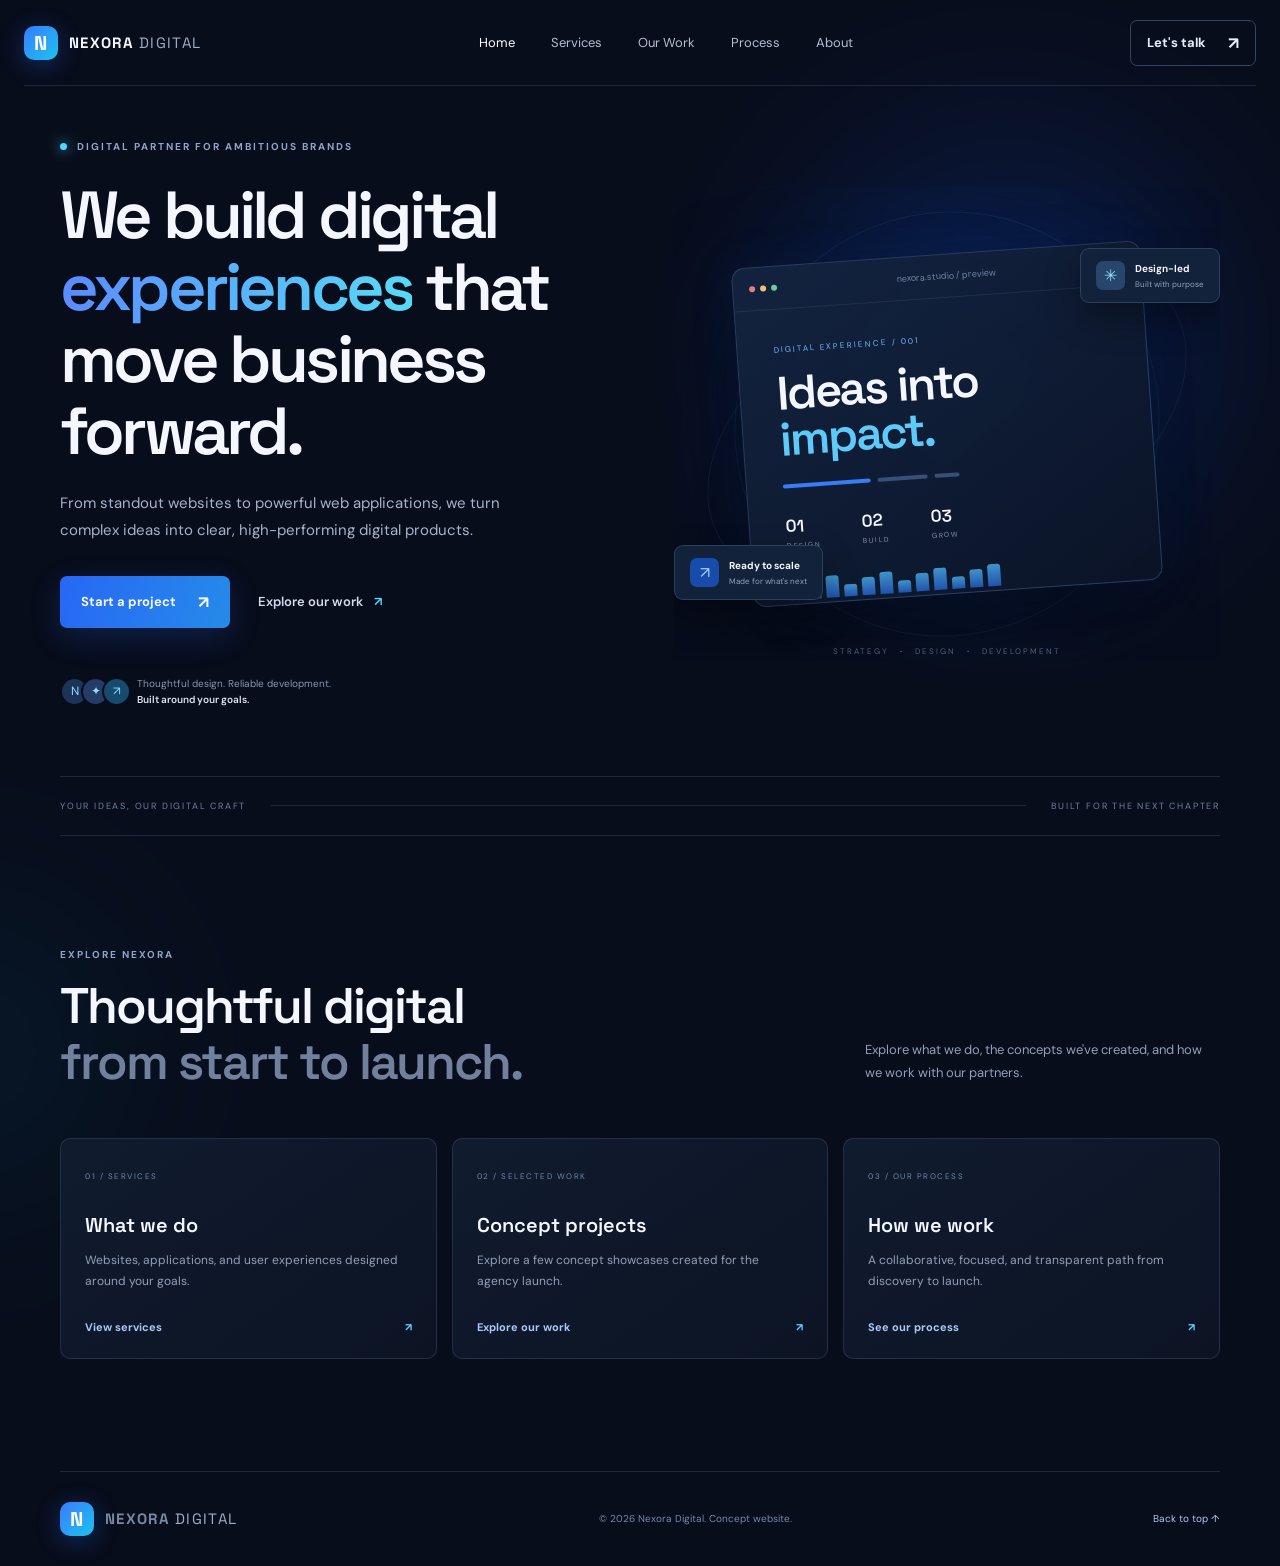
<file: index.html>
<!doctype html>
<html lang="en">
<head>
  <meta charset="UTF-8" />
  <meta name="viewport" content="width=device-width, initial-scale=1.0" />
  <meta name="description" content="Nexora Digital builds high-performing websites and digital experiences for ambitious businesses." />
  <meta name="theme-color" content="#080d1b" />
  <title>Nexora Digital — We build what moves business forward</title>
  <link rel="preconnect" href="https://fonts.googleapis.com">
  <link rel="preconnect" href="https://fonts.gstatic.com" crossorigin>
  <link href="https://fonts.googleapis.com/css2?family=DM+Sans:wght@400;500;600;700&family=Space+Grotesk:wght@400;500;600;700&display=swap" rel="stylesheet">
  <link rel="stylesheet" href="styles.css" />
</head>
<body>
  <div class="ambient ambient-one" aria-hidden="true"></div>
  <div class="ambient ambient-two" aria-hidden="true"></div>
  <header class="site-header" id="top">
    <a class="brand" href="index.html" aria-label="Nexora Digital home">
      <span class="brand-mark">N</span><span>NEXORA<span class="brand-light"> DIGITAL</span></span>
    </a>
    <button class="menu-toggle" type="button" aria-label="Open navigation" aria-controls="primary-navigation" aria-expanded="false">☰</button>
    <nav class="nav-links" id="primary-navigation" aria-label="Main navigation">
      <a href="index.html">Home</a><a href="services.html">Services</a><a href="work.html">Our Work</a><a href="process.html">Process</a><a href="about.html">About</a>
    </nav>
    <a class="button button-small button-outline header-cta" href="contact.html">Let's talk <span>↗</span></a>
  </header>

  <main>
    <section class="hero section-wrap" id="home">
      <div class="hero-copy">
        <div class="eyebrow"><span class="pulse"></span> DIGITAL PARTNER FOR AMBITIOUS BRANDS</div>
        <h1>We build digital<br><span class="gradient-text">experiences</span> that<br>move business forward.</h1>
        <p class="hero-lede">From standout websites to powerful web applications, we turn complex ideas into clear, high-performing digital products.</p>
        <div class="hero-actions">
          <a class="button button-primary" href="contact.html">Start a project <span>↗</span></a>
          <a class="text-link" href="work.html">Explore our work <span>↗</span></a>
        </div>
        <div class="hero-proof"><div class="proof-avatars"><i>N</i><i>✦</i><i>↗</i></div><span>Thoughtful design. Reliable development.<br><strong>Built around your goals.</strong></span></div>
      </div>
      <div class="hero-visual" aria-hidden="true">
        <div class="visual-orbit orbit-a"></div><div class="visual-orbit orbit-b"></div>
        <div class="visual-glow"></div>
        <div class="code-card">
          <div class="code-top"><span class="window-dots"><i></i><i></i><i></i></span><span>nexora.studio / preview</span><span>•••</span></div>
          <div class="code-content">
            <div class="code-kicker">DIGITAL EXPERIENCE / 001</div>
            <div class="code-title">Ideas into<br><em>impact.</em></div>
            <div class="code-line"><span></span><span></span><span></span></div>
            <div class="code-stats"><div><b>01</b><small>DESIGN</small></div><div><b>02</b><small>BUILD</small></div><div><b>03</b><small>GROW</small></div></div>
            <div class="mini-bars"><i></i><i></i><i></i><i></i><i></i><i></i><i></i><i></i><i></i><i></i><i></i><i></i></div>
          </div>
        </div>
        <div class="float-chip chip-top"><span class="chip-icon">✳</span><span><b>Design-led</b><small>Built with purpose</small></span></div>
        <div class="float-chip chip-bottom"><span class="chip-icon blue">↗</span><span><b>Ready to scale</b><small>Made for what's next</small></span></div>
        <div class="visual-caption">STRATEGY <b>·</b> DESIGN <b>·</b> DEVELOPMENT</div>
      </div>
    </section>

    <section class="trust-strip section-wrap" aria-label="Our approach">
      <span>YOUR IDEAS, OUR DIGITAL CRAFT</span><div class="trust-line"></div><span>BUILT FOR THE NEXT CHAPTER</span>
    </section>

    <section class="section-wrap section-block home-explore">
      <div class="section-heading">
        <div><div class="eyebrow">EXPLORE NEXORA</div><h2>Thoughtful digital<br><span class="muted">from start to launch.</span></h2></div>
        <p>Explore what we do, the concepts we've created, and how we work with our partners.</p>
      </div>
      <div class="explore-grid">
        <a class="explore-card" href="services.html"><span>01 / SERVICES</span><h3>What we do</h3><p>Websites, applications, and user experiences designed around your goals.</p><b>View services <span>↗</span></b></a>
        <a class="explore-card" href="work.html"><span>02 / SELECTED WORK</span><h3>Concept projects</h3><p>Explore a few concept showcases created for the agency launch.</p><b>Explore our work <span>↗</span></b></a>
        <a class="explore-card" href="process.html"><span>03 / OUR PROCESS</span><h3>How we work</h3><p>A collaborative, focused, and transparent path from discovery to launch.</p><b>See our process <span>↗</span></b></a>
      </div>
    </section>
  </main>

  <footer class="site-footer section-wrap"><a class="brand" href="index.html"><span class="brand-mark">N</span><span>NEXORA<span class="brand-light"> DIGITAL</span></span></a><span>© <span id="year"></span> Nexora Digital. Concept website.</span><a href="#top">Back to top ↑</a></footer>
  <script src="script.js"></script>
</body>
</html>
</file>
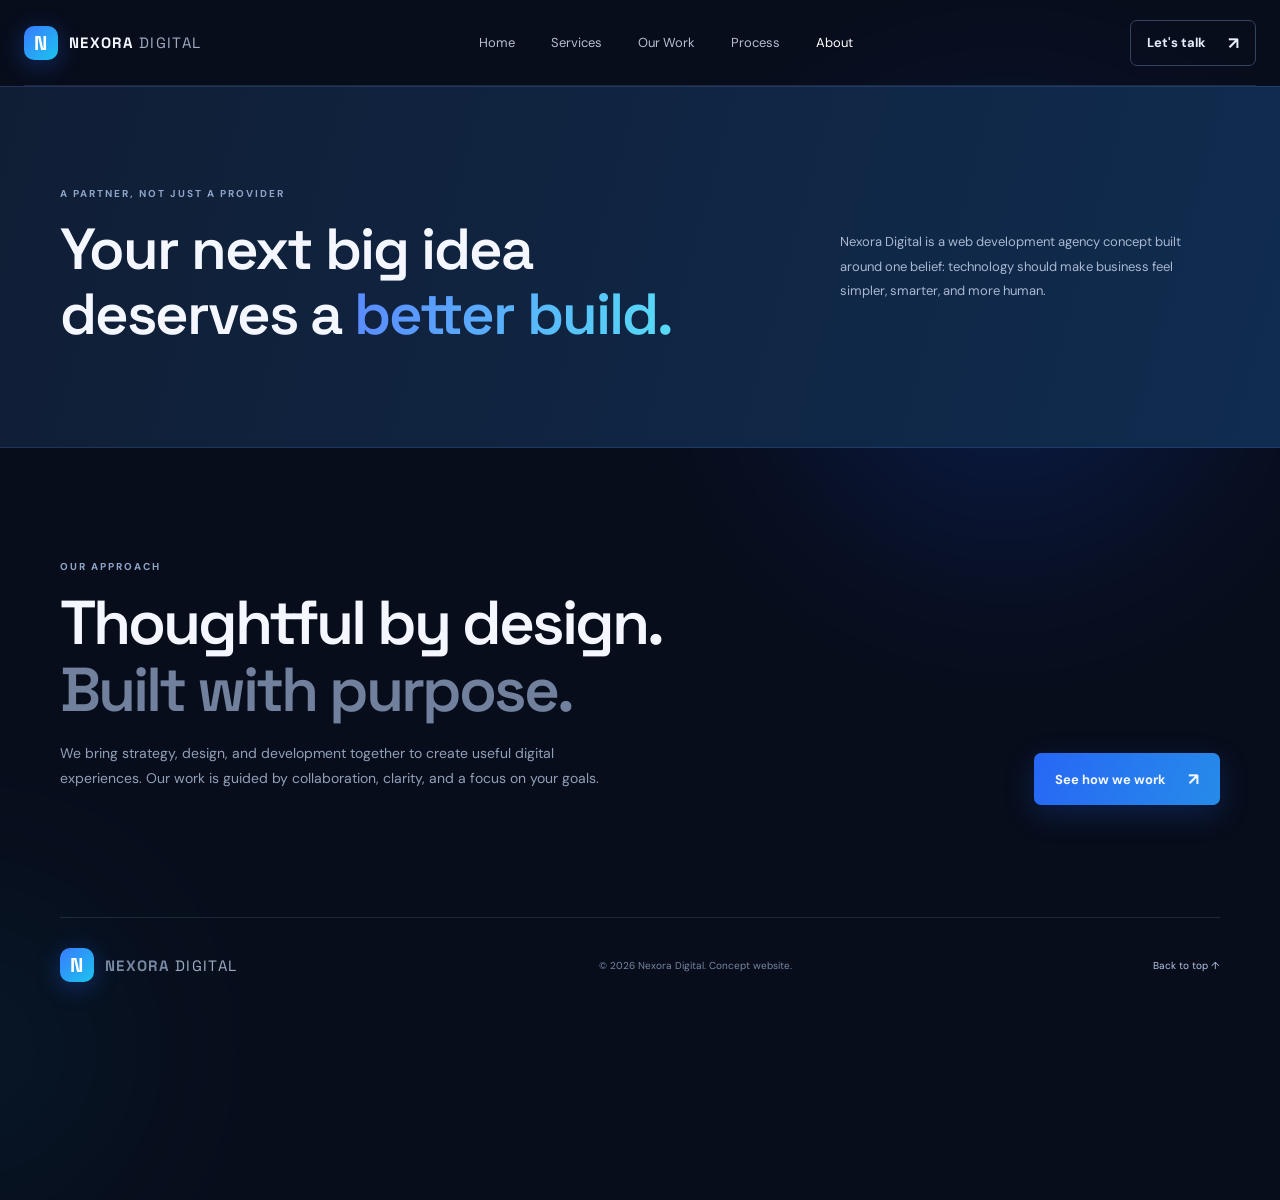
<file: about.html>
<!doctype html>
<html lang="en">
<head>
  <meta charset="UTF-8" />
  <meta name="viewport" content="width=device-width, initial-scale=1.0" />
  <meta name="description" content="Learn about Nexora Digital, a web development agency concept focused on thoughtful digital products." />
  <meta name="theme-color" content="#080d1b" />
  <title>About — Nexora Digital</title>
  <link rel="preconnect" href="https://fonts.googleapis.com">
  <link rel="preconnect" href="https://fonts.gstatic.com" crossorigin>
  <link href="https://fonts.googleapis.com/css2?family=DM+Sans:wght@400;500;600;700&family=Space+Grotesk:wght@400;500;600;700&display=swap" rel="stylesheet">
  <link rel="stylesheet" href="styles.css" />
</head>
<body>
  <div class="ambient ambient-one" aria-hidden="true"></div><div class="ambient ambient-two" aria-hidden="true"></div>
  <header class="site-header" id="top">
    <a class="brand" href="index.html" aria-label="Nexora Digital home"><span class="brand-mark">N</span><span>NEXORA<span class="brand-light"> DIGITAL</span></span></a>
    <button class="menu-toggle" type="button" aria-label="Open navigation" aria-controls="primary-navigation" aria-expanded="false">☰</button>
    <nav class="nav-links" id="primary-navigation" aria-label="Main navigation"><a href="index.html">Home</a><a href="services.html">Services</a><a href="work.html">Our Work</a><a href="process.html">Process</a><a href="about.html">About</a></nav>
    <a class="button button-small button-outline header-cta" href="contact.html">Let's talk <span>↗</span></a>
  </header>
  <main class="about-page">
    <section class="about-band"><div class="section-wrap about-inner"><div><div class="eyebrow">A PARTNER, NOT JUST A PROVIDER</div><h1>Your next big idea<br>deserves a <span class="gradient-text">better build.</span></h1></div><p>Nexora Digital is a web development agency concept built around one belief: technology should make business feel simpler, smarter, and more human.</p></div></section>
    <section class="section-wrap section-block about-details"><div class="page-heading"><div class="eyebrow">OUR APPROACH</div><h2>Thoughtful by design.<br><span class="muted">Built with purpose.</span></h2><p>We bring strategy, design, and development together to create useful digital experiences. Our work is guided by collaboration, clarity, and a focus on your goals.</p></div><a class="button button-primary" href="process.html">See how we work <span>↗</span></a></section>
  </main>
  <footer class="site-footer section-wrap"><a class="brand" href="index.html"><span class="brand-mark">N</span><span>NEXORA<span class="brand-light"> DIGITAL</span></span></a><span>© <span id="year"></span> Nexora Digital. Concept website.</span><a href="#top">Back to top ↑</a></footer>
  <script src="script.js"></script>
</body>
</html>
</file>
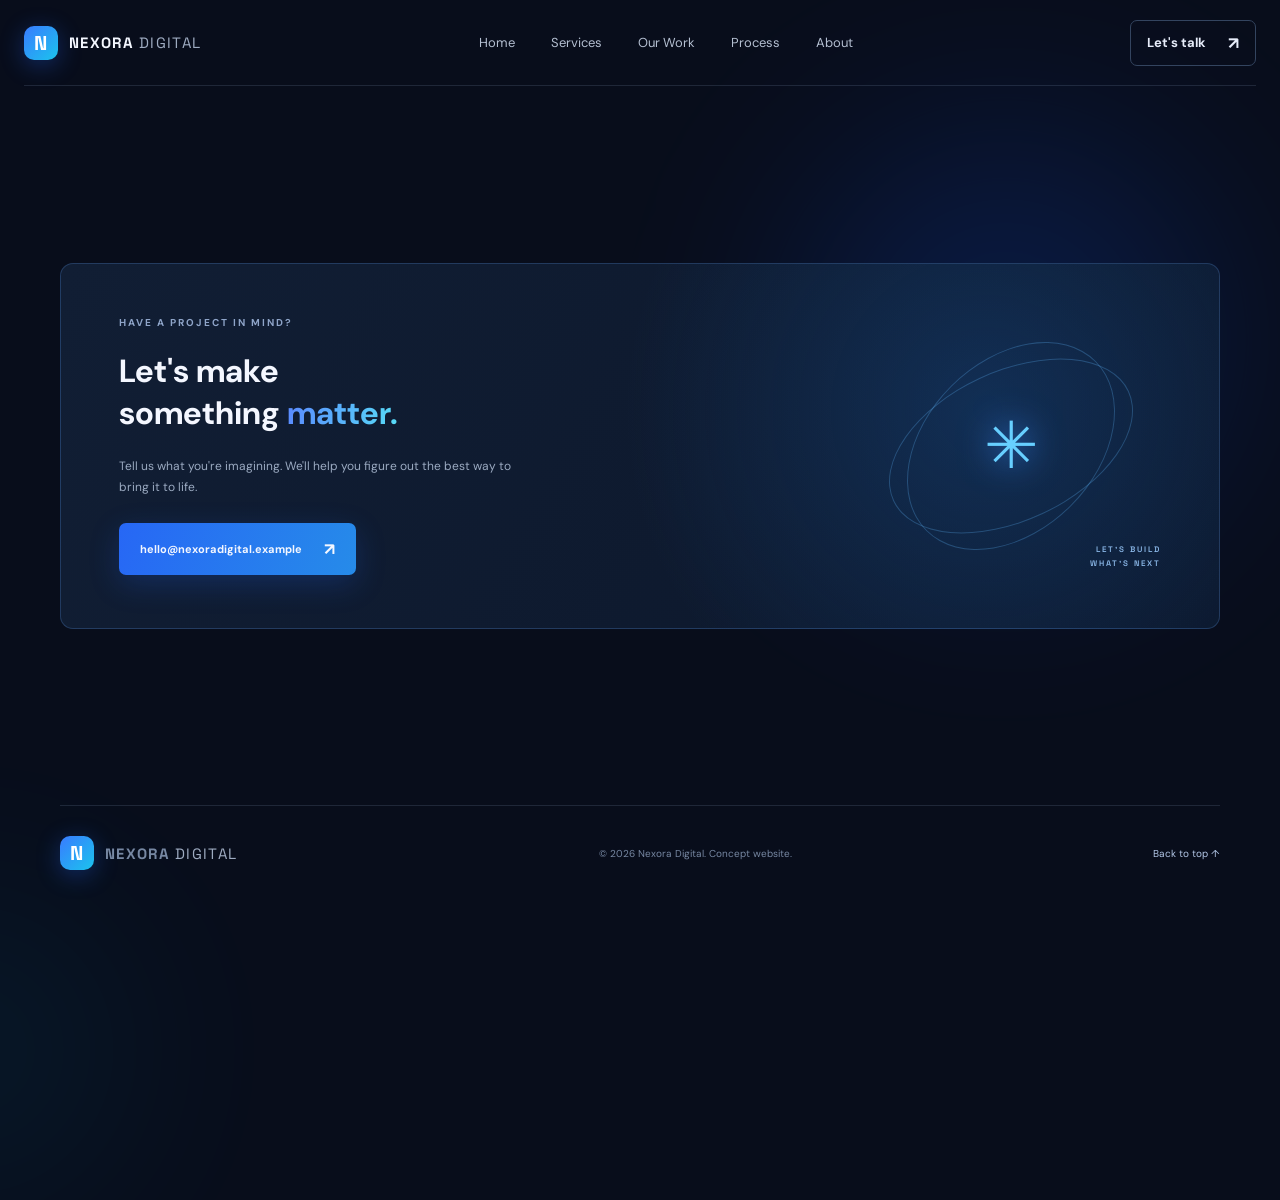
<file: contact.html>
<!doctype html>
<html lang="en">
<head>
  <meta charset="UTF-8" />
  <meta name="viewport" content="width=device-width, initial-scale=1.0" />
  <meta name="description" content="Get in touch with Nexora Digital to talk about a website or digital product project." />
  <meta name="theme-color" content="#080d1b" />
  <title>Contact — Nexora Digital</title>
  <link rel="preconnect" href="https://fonts.googleapis.com">
  <link rel="preconnect" href="https://fonts.gstatic.com" crossorigin>
  <link href="https://fonts.googleapis.com/css2?family=DM+Sans:wght@400;500;600;700&family=Space+Grotesk:wght@400;500;600;700&display=swap" rel="stylesheet">
  <link rel="stylesheet" href="styles.css" />
</head>
<body>
  <div class="ambient ambient-one" aria-hidden="true"></div><div class="ambient ambient-two" aria-hidden="true"></div>
  <header class="site-header" id="top">
    <a class="brand" href="index.html" aria-label="Nexora Digital home"><span class="brand-mark">N</span><span>NEXORA<span class="brand-light"> DIGITAL</span></span></a>
    <button class="menu-toggle" type="button" aria-label="Open navigation" aria-controls="primary-navigation" aria-expanded="false">☰</button>
    <nav class="nav-links" id="primary-navigation" aria-label="Main navigation"><a href="index.html">Home</a><a href="services.html">Services</a><a href="work.html">Our Work</a><a href="process.html">Process</a><a href="about.html">About</a></nav>
    <a class="button button-small button-outline header-cta" href="contact.html" aria-current="page">Let's talk <span>↗</span></a>
  </header>
  <main class="section-wrap section-block contact-page">
    <div class="contact-panel"><div class="contact-copy"><div class="eyebrow">HAVE A PROJECT IN MIND?</div><h1>Let's make<br>something <span class="gradient-text">matter.</span></h1><p>Tell us what you're imagining. We'll help you figure out the best way to bring it to life.</p><a class="button button-primary" href="mailto:hello@nexoradigital.example?subject=New%20project%20inquiry">hello@nexoradigital.example <span>↗</span></a></div><div class="contact-decoration" aria-hidden="true"><div class="contact-ring ring-one"></div><div class="contact-ring ring-two"></div><div class="contact-star">✳</div><span>LET'S BUILD<br>WHAT'S NEXT</span></div></div>
  </main>
  <footer class="site-footer section-wrap"><a class="brand" href="index.html"><span class="brand-mark">N</span><span>NEXORA<span class="brand-light"> DIGITAL</span></span></a><span>© <span id="year"></span> Nexora Digital. Concept website.</span><a href="#top">Back to top ↑</a></footer>
  <script src="script.js"></script>
</body>
</html>
</file>
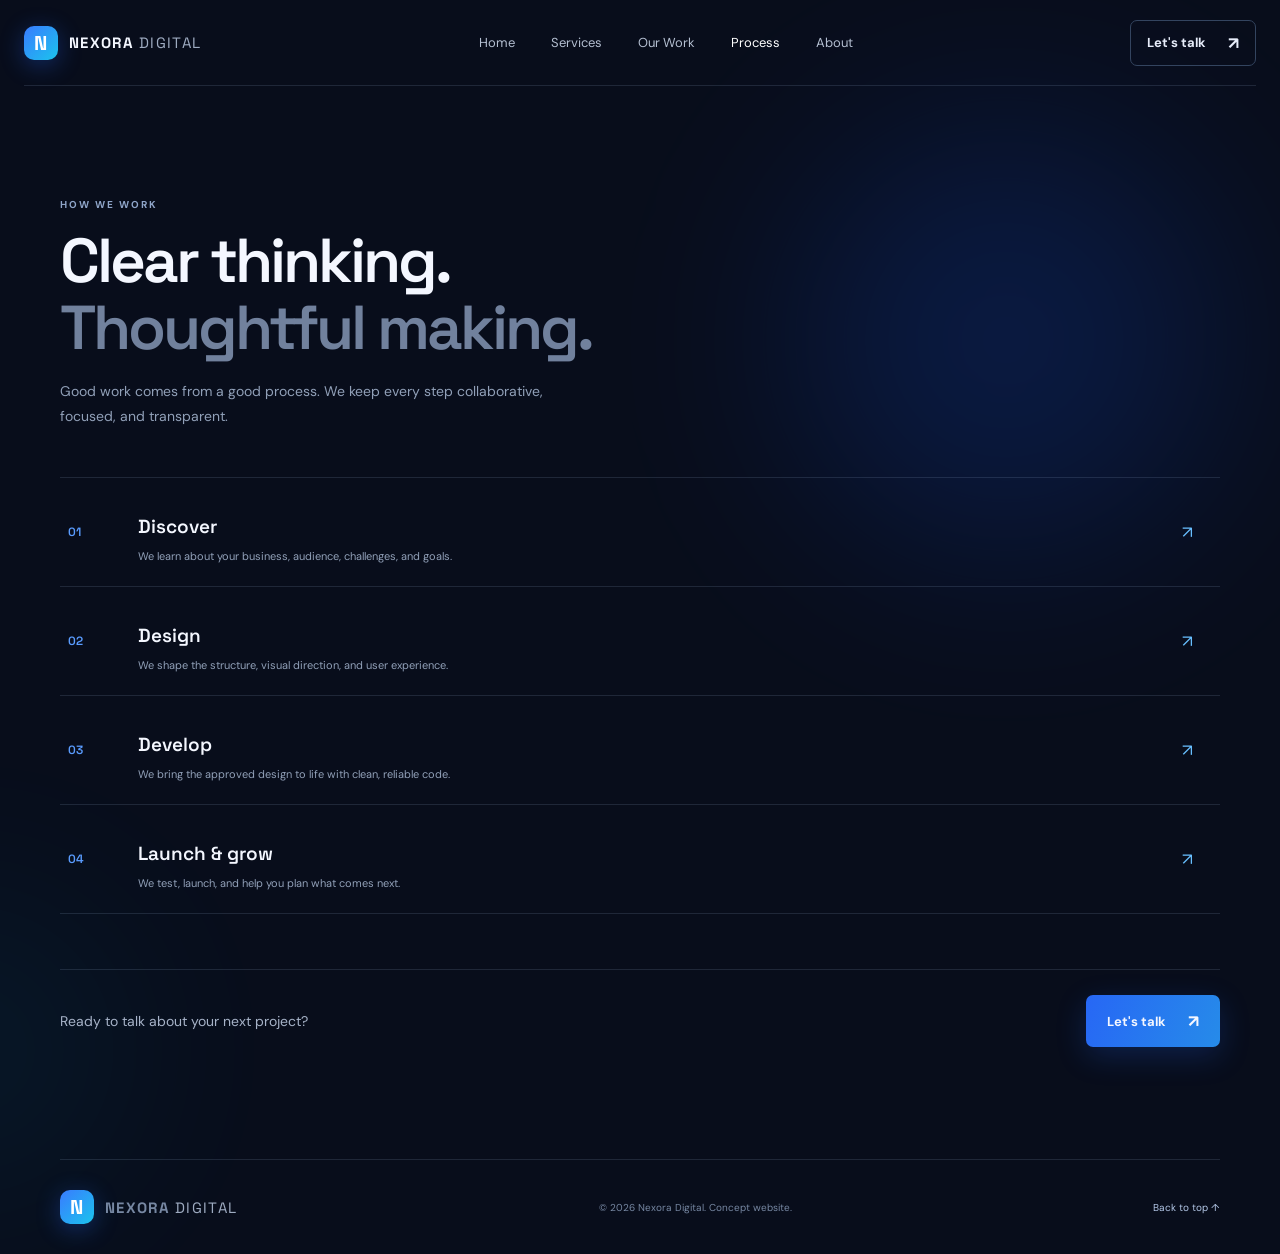
<file: process.html>
<!doctype html>
<html lang="en">
<head>
  <meta charset="UTF-8" />
  <meta name="viewport" content="width=device-width, initial-scale=1.0" />
  <meta name="description" content="Learn about Nexora Digital's collaborative website and digital product process." />
  <meta name="theme-color" content="#080d1b" />
  <title>Process — Nexora Digital</title>
  <link rel="preconnect" href="https://fonts.googleapis.com">
  <link rel="preconnect" href="https://fonts.gstatic.com" crossorigin>
  <link href="https://fonts.googleapis.com/css2?family=DM+Sans:wght@400;500;600;700&family=Space+Grotesk:wght@400;500;600;700&display=swap" rel="stylesheet">
  <link rel="stylesheet" href="styles.css" />
</head>
<body>
  <div class="ambient ambient-one" aria-hidden="true"></div><div class="ambient ambient-two" aria-hidden="true"></div>
  <header class="site-header" id="top">
    <a class="brand" href="index.html" aria-label="Nexora Digital home"><span class="brand-mark">N</span><span>NEXORA<span class="brand-light"> DIGITAL</span></span></a>
    <button class="menu-toggle" type="button" aria-label="Open navigation" aria-controls="primary-navigation" aria-expanded="false">☰</button>
    <nav class="nav-links" id="primary-navigation" aria-label="Main navigation"><a href="index.html">Home</a><a href="services.html">Services</a><a href="work.html">Our Work</a><a href="process.html">Process</a><a href="about.html">About</a></nav>
    <a class="button button-small button-outline header-cta" href="contact.html">Let's talk <span>↗</span></a>
  </header>
  <main class="section-wrap section-block page-content">
    <div class="page-heading"><div class="eyebrow">HOW WE WORK</div><h1>Clear thinking.<br><span class="muted">Thoughtful making.</span></h1><p>Good work comes from a good process. We keep every step collaborative, focused, and transparent.</p></div>
    <div class="process-list">
      <div class="process-item"><span>01</span><div><h2>Discover</h2><p>We learn about your business, audience, challenges, and goals.</p></div><b>↗</b></div>
      <div class="process-item"><span>02</span><div><h2>Design</h2><p>We shape the structure, visual direction, and user experience.</p></div><b>↗</b></div>
      <div class="process-item"><span>03</span><div><h2>Develop</h2><p>We bring the approved design to life with clean, reliable code.</p></div><b>↗</b></div>
      <div class="process-item"><span>04</span><div><h2>Launch & grow</h2><p>We test, launch, and help you plan what comes next.</p></div><b>↗</b></div>
    </div>
    <div class="page-cta"><p>Ready to talk about your next project?</p><a class="button button-primary" href="contact.html">Let's talk <span>↗</span></a></div>
  </main>
  <footer class="site-footer section-wrap"><a class="brand" href="index.html"><span class="brand-mark">N</span><span>NEXORA<span class="brand-light"> DIGITAL</span></span></a><span>© <span id="year"></span> Nexora Digital. Concept website.</span><a href="#top">Back to top ↑</a></footer>
  <script src="script.js"></script>
</body>
</html>
</file>
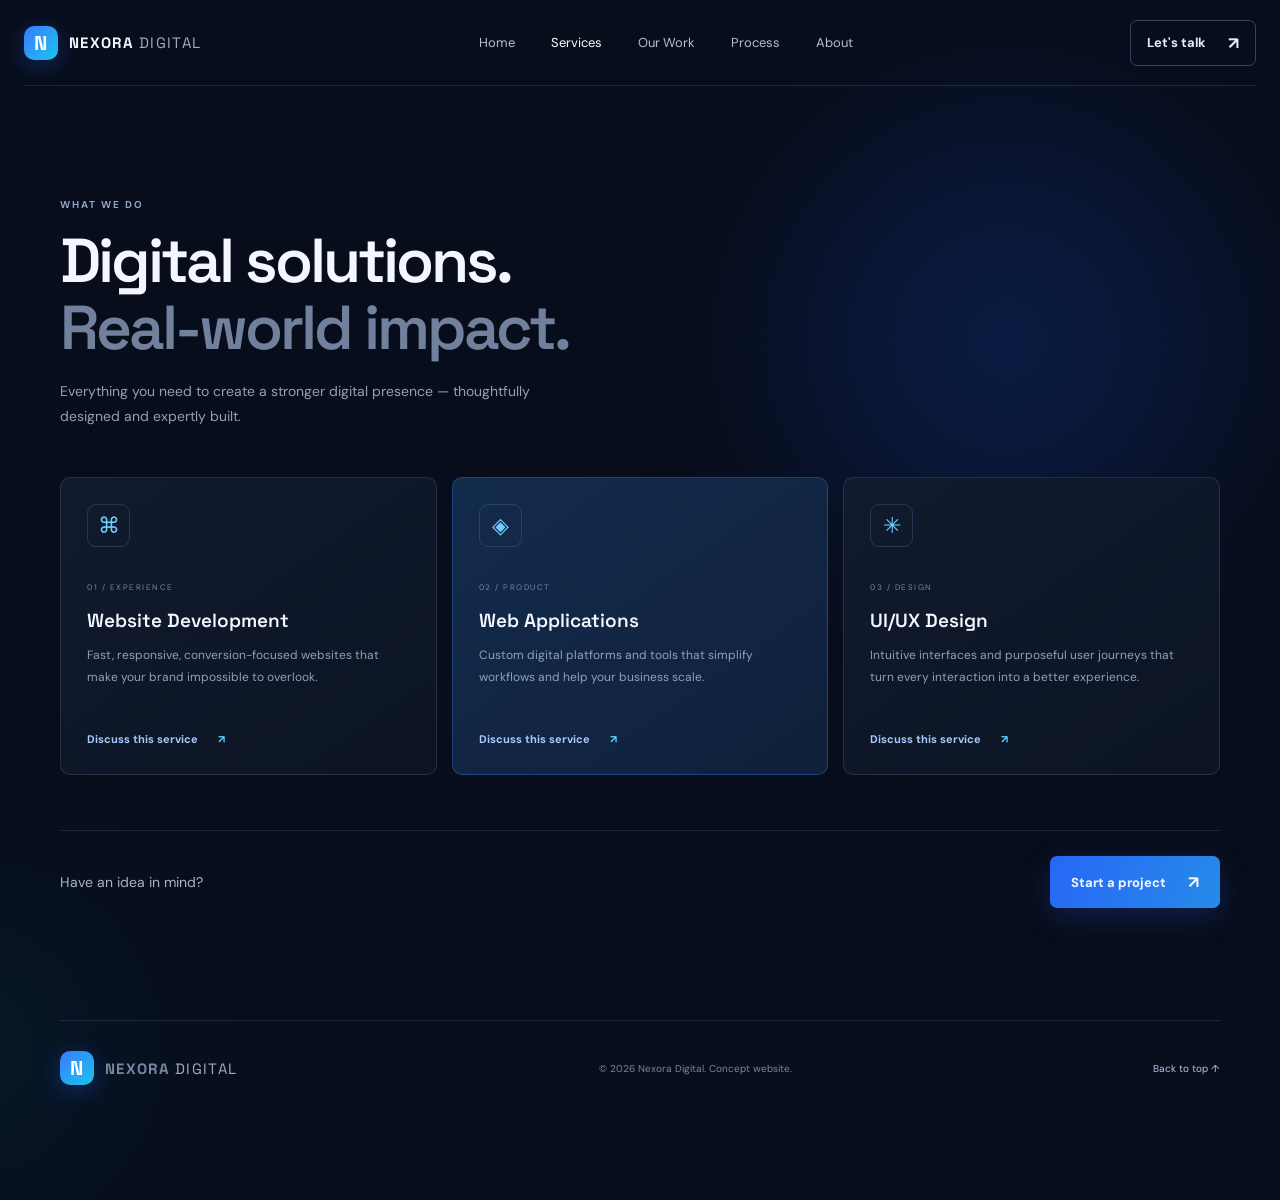
<file: services.html>
<!doctype html>
<html lang="en">
<head>
  <meta charset="UTF-8" />
  <meta name="viewport" content="width=device-width, initial-scale=1.0" />
  <meta name="description" content="Explore website development, web application, and UI/UX design services from Nexora Digital." />
  <meta name="theme-color" content="#080d1b" />
  <title>Services — Nexora Digital</title>
  <link rel="preconnect" href="https://fonts.googleapis.com">
  <link rel="preconnect" href="https://fonts.gstatic.com" crossorigin>
  <link href="https://fonts.googleapis.com/css2?family=DM+Sans:wght@400;500;600;700&family=Space+Grotesk:wght@400;500;600;700&display=swap" rel="stylesheet">
  <link rel="stylesheet" href="styles.css" />
</head>
<body>
  <div class="ambient ambient-one" aria-hidden="true"></div><div class="ambient ambient-two" aria-hidden="true"></div>
  <header class="site-header" id="top">
    <a class="brand" href="index.html" aria-label="Nexora Digital home"><span class="brand-mark">N</span><span>NEXORA<span class="brand-light"> DIGITAL</span></span></a>
    <button class="menu-toggle" type="button" aria-label="Open navigation" aria-controls="primary-navigation" aria-expanded="false">☰</button>
    <nav class="nav-links" id="primary-navigation" aria-label="Main navigation"><a href="index.html">Home</a><a href="services.html">Services</a><a href="work.html">Our Work</a><a href="process.html">Process</a><a href="about.html">About</a></nav>
    <a class="button button-small button-outline header-cta" href="contact.html">Let's talk <span>↗</span></a>
  </header>
  <main class="section-wrap section-block page-content">
    <div class="page-heading"><div class="eyebrow">WHAT WE DO</div><h1>Digital solutions.<br><span class="muted">Real-world impact.</span></h1><p>Everything you need to create a stronger digital presence — thoughtfully designed and expertly built.</p></div>
    <div class="service-grid">
      <article class="service-card"><div class="service-icon">⌘</div><span class="card-number">01 / EXPERIENCE</span><h2>Website Development</h2><p>Fast, responsive, conversion-focused websites that make your brand impossible to overlook.</p><a href="contact.html" class="card-link">Discuss this service <span>↗</span></a></article>
      <article class="service-card featured"><div class="service-icon">◈</div><span class="card-number">02 / PRODUCT</span><h2>Web Applications</h2><p>Custom digital platforms and tools that simplify workflows and help your business scale.</p><a href="contact.html" class="card-link">Discuss this service <span>↗</span></a></article>
      <article class="service-card"><div class="service-icon">✳</div><span class="card-number">03 / DESIGN</span><h2>UI/UX Design</h2><p>Intuitive interfaces and purposeful user journeys that turn every interaction into a better experience.</p><a href="contact.html" class="card-link">Discuss this service <span>↗</span></a></article>
    </div>
    <div class="page-cta"><p>Have an idea in mind?</p><a class="button button-primary" href="contact.html">Start a project <span>↗</span></a></div>
  </main>
  <footer class="site-footer section-wrap"><a class="brand" href="index.html"><span class="brand-mark">N</span><span>NEXORA<span class="brand-light"> DIGITAL</span></span></a><span>© <span id="year"></span> Nexora Digital. Concept website.</span><a href="#top">Back to top ↑</a></footer>
  <script src="script.js"></script>
</body>
</html>
</file>
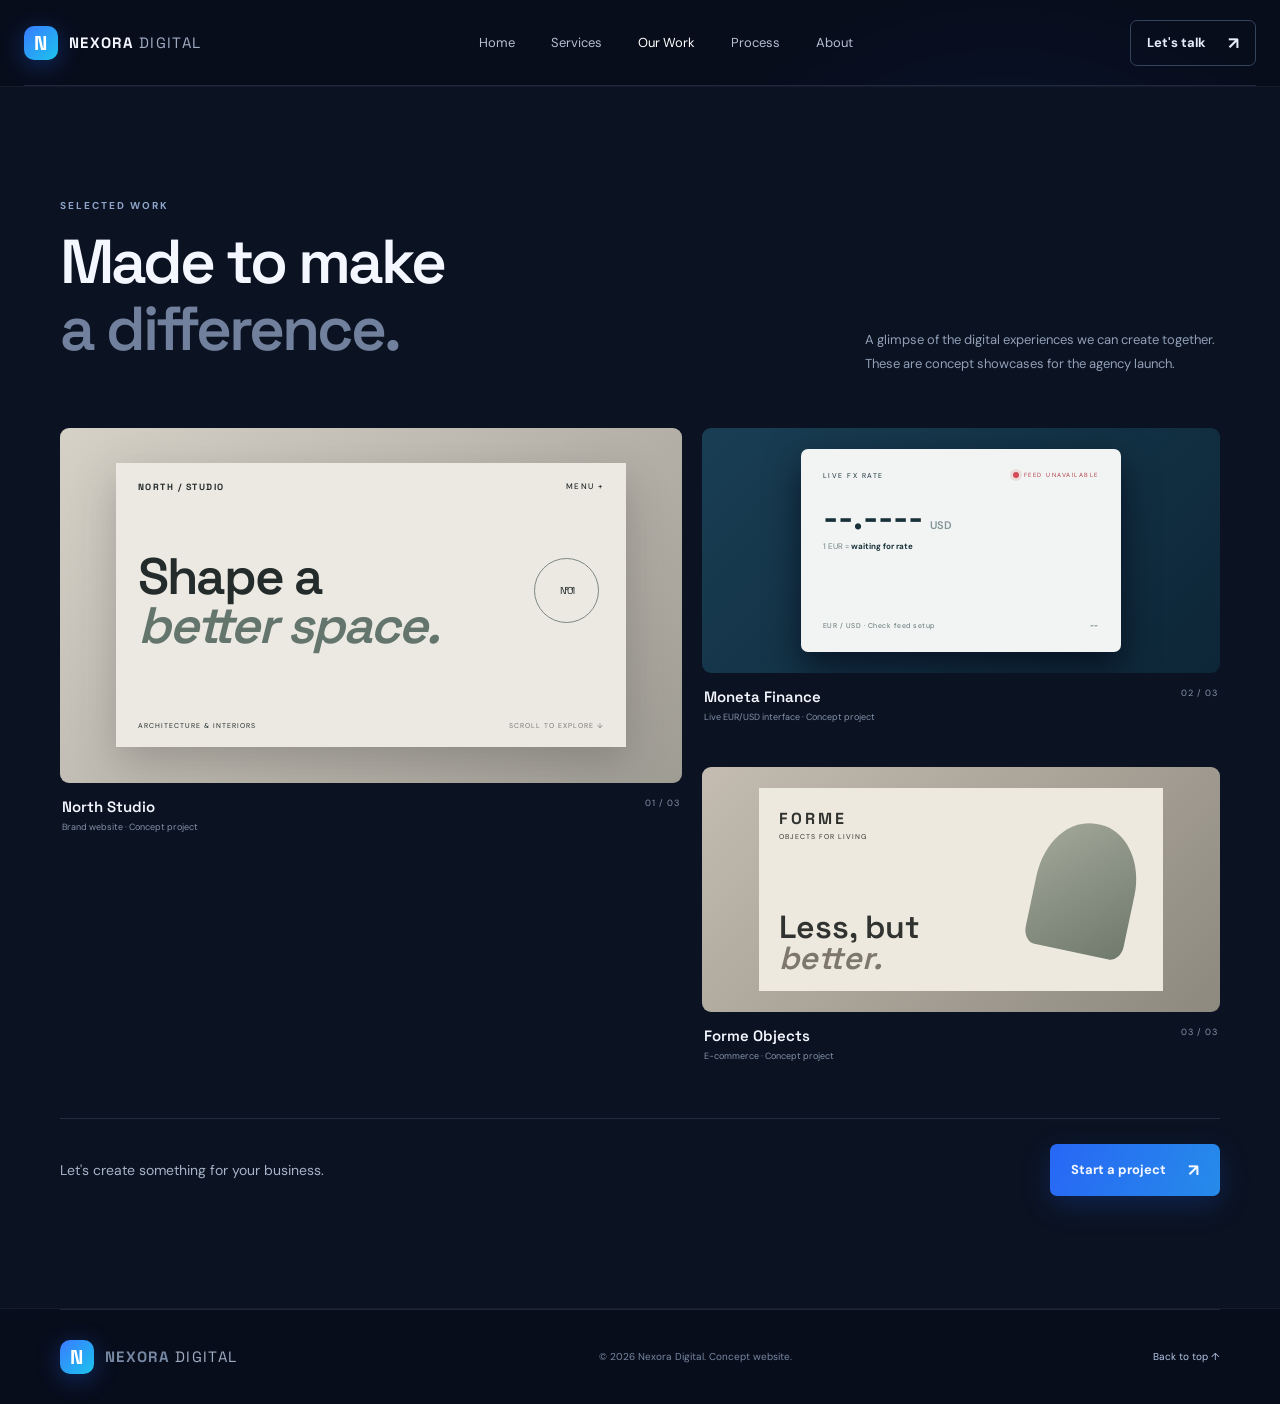
<file: work.html>
<!doctype html>
<html lang="en">
<head>
  <meta charset="UTF-8" />
  <meta name="viewport" content="width=device-width, initial-scale=1.0" />
  <meta name="description" content="Explore concept website and product showcases by Nexora Digital." />
  <meta name="theme-color" content="#080d1b" />
  <title>Our Work — Nexora Digital</title>
  <link rel="preconnect" href="https://fonts.googleapis.com">
  <link rel="preconnect" href="https://fonts.gstatic.com" crossorigin>
  <link href="https://fonts.googleapis.com/css2?family=DM+Sans:wght@400;500;600;700&family=Space+Grotesk:wght@400;500;600;700&display=swap" rel="stylesheet">
  <link rel="stylesheet" href="styles.css" />
</head>
<body>
  <div class="ambient ambient-one" aria-hidden="true"></div><div class="ambient ambient-two" aria-hidden="true"></div>
  <header class="site-header" id="top">
    <a class="brand" href="index.html" aria-label="Nexora Digital home"><span class="brand-mark">N</span><span>NEXORA<span class="brand-light"> DIGITAL</span></span></a>
    <button class="menu-toggle" type="button" aria-label="Open navigation" aria-controls="primary-navigation" aria-expanded="false">☰</button>
    <nav class="nav-links" id="primary-navigation" aria-label="Main navigation"><a href="index.html">Home</a><a href="services.html">Services</a><a href="work.html">Our Work</a><a href="process.html">Process</a><a href="about.html">About</a></nav>
    <a class="button button-small button-outline header-cta" href="contact.html">Let's talk <span>↗</span></a>
  </header>
  <main class="work-section page-work">
    <div class="section-wrap section-block">
      <div class="section-heading"><div><div class="eyebrow">SELECTED WORK</div><h1>Made to make<br><span class="muted">a difference.</span></h1></div><p>A glimpse of the digital experiences we can create together. These are concept showcases for the agency launch.</p></div>
      <div class="work-grid">
        <article class="work-card work-large"><div class="work-art art-one"><div class="mock-browser"><div class="mock-nav">NORTH / STUDIO <span>MENU +</span></div><div class="mock-hero">Shape a<br><i>better space.</i><div class="mock-circle">N°01</div></div><div class="mock-foot">ARCHITECTURE & INTERIORS <span>SCROLL TO EXPLORE ↓</span></div></div></div><div class="work-meta"><div><h2>North Studio</h2><p>Brand website · Concept project</p></div><span>01 / 03</span></div></article>
        <article class="work-card"><div class="work-art art-two"><div class="finance-ui" data-fx-endpoint="https://super-dust-5912nexora-fx-rate.wulanday9.workers.dev/api/eur-usd">
          <div class="finance-label">LIVE FX RATE <span class="live-indicator"><i></i> <span id="fx-status">CONNECTING</span></span></div>
          <div class="finance-total"><span id="eur-usd-rate">--.----</span><small>USD</small></div>
          <div class="finance-pair">1 EUR = <strong id="eur-usd-conversion">waiting for rate</strong></div>
          <svg class="finance-chart" viewBox="0 0 320 80" preserveAspectRatio="none" role="img" aria-label="Recent EUR to USD exchange rate">
            <path id="eur-usd-line" d=""></path>
            <circle id="eur-usd-point" cx="0" cy="0" r="3"></circle>
          </svg>
          <div class="finance-bottom"><span>EUR / USD · <span id="fx-updated">Waiting for feed</span></span><span id="fx-change">--</span></div>
        </div></div><div class="work-meta"><div><h2>Moneta Finance</h2><p>Live EUR/USD interface · Concept project</p></div><span>02 / 03</span></div></article>
        <article class="work-card"><div class="work-art art-three"><div class="shop-ui"><div class="shop-brand">FORME<span>OBJECTS FOR LIVING</span></div><div class="shop-shape"></div><div class="shop-copy">Less, but<br><i>better.</i></div></div></div><div class="work-meta"><div><h2>Forme Objects</h2><p>E-commerce · Concept project</p></div><span>03 / 03</span></div></article>
      </div>
      <div class="page-cta"><p>Let's create something for your business.</p><a class="button button-primary" href="contact.html">Start a project <span>↗</span></a></div>
    </div>
  </main>
  <footer class="site-footer section-wrap"><a class="brand" href="index.html"><span class="brand-mark">N</span><span>NEXORA<span class="brand-light"> DIGITAL</span></span></a><span>© <span id="year"></span> Nexora Digital. Concept website.</span><a href="#top">Back to top ↑</a></footer>
  <script src="script.js"></script>
</body>
</html>
</file>
<file: styles.css>
:root{--bg:#080d1b;--panel:#0e1729;--panel2:#111e34;--text:#f4f7ff;--muted:#9aa8bf;--blue:#397bff;--cyan:#56d5ff;--line:rgba(172,195,235,.14);--font:'DM Sans',sans-serif;--display:'Space Grotesk',sans-serif}
*{box-sizing:border-box}html{scroll-behavior:smooth;scroll-padding-top:90px}body{margin:0;background:var(--bg);color:var(--text);font-family:var(--font);overflow-x:hidden}a{color:inherit;text-decoration:none}.section-wrap{width:min(1160px,calc(100% - 48px));margin:auto}.ambient{position:absolute;pointer-events:none;border-radius:50%;filter:blur(100px);opacity:.17;z-index:-1}.ambient-one{width:420px;height:420px;background:#155bff;top:130px;right:5%}.ambient-two{width:300px;height:300px;background:#00a9d8;top:900px;left:-180px;opacity:.08}
.site-header{height:86px;width:min(1240px,calc(100% - 48px));margin:auto;display:flex;align-items:center;justify-content:space-between;border-bottom:1px solid var(--line);position:relative;z-index:10}.brand{display:flex;align-items:center;gap:11px;font:700 15px var(--display);letter-spacing:1.3px}.brand-mark{width:34px;height:34px;border-radius:10px;background:linear-gradient(135deg,var(--blue),#1bc4ed);display:grid;place-items:center;font:700 20px var(--display);color:white;box-shadow:0 5px 25px #2469ff55}.brand-light{font-weight:400;color:#9eabc1}.nav-links{display:flex;gap:36px;color:#b4bfd1;font-size:13px}.nav-links a:hover,.text-link:hover{color:white}.button{display:inline-flex;align-items:center;justify-content:center;gap:22px;padding:15px 21px;border-radius:7px;font-size:13px;font-weight:700;transition:.25s}.button span{font-size:17px}.button-primary{background:linear-gradient(110deg,#2767f5,#268be9);box-shadow:0 9px 30px #236aff35}.button-primary:hover{transform:translateY(-3px);box-shadow:0 13px 36px #236aff65}.button-outline{border:1px solid #33445f;color:#e7edfa}.button-outline:hover{border-color:var(--cyan);background:#14223a}.button-small{padding:11px 16px}.menu-toggle{display:none;background:none;border:0;color:white;font-size:24px}
.hero{min-height:665px;display:grid;grid-template-columns:1.03fr .97fr;align-items:center;gap:35px;padding-top:54px;padding-bottom:68px}.eyebrow{font-size:10px;letter-spacing:2px;font-weight:700;color:#8fa5c9;display:flex;align-items:center;gap:10px}.pulse{width:7px;height:7px;border-radius:50%;background:#50d7ff;box-shadow:0 0 13px #50d7ff}.hero h1{font:600 clamp(43px,5.2vw,68px)/1.08 var(--display);letter-spacing:-3.8px;margin:27px 0 22px}.gradient-text{background:linear-gradient(100deg,#5a8dff 5%,#57d8f7 95%);background-clip:text;-webkit-background-clip:text;color:transparent}.hero-lede{max-width:485px;color:#a7b3c8;font-size:15px;line-height:1.8}.hero-actions{display:flex;align-items:center;gap:28px;margin-top:32px}.text-link{font-size:13px;font-weight:600;color:#d2dced}.text-link span{margin-left:8px;color:var(--cyan)}.hero-proof{display:flex;align-items:center;gap:14px;margin-top:48px;color:#8796af;font-size:10px;line-height:1.6}.hero-proof strong{color:#dce5f4;font-weight:600}.proof-avatars{display:flex}.proof-avatars i{width:29px;height:29px;border:2px solid var(--bg);margin-right:-8px;border-radius:50%;background:#1c3459;color:#8adfff;display:grid;place-items:center;font-style:normal;font-size:12px}.proof-avatars i:nth-child(2){background:#253c67}.proof-avatars i:nth-child(3){background:#164b70}
.hero-visual{height:475px;position:relative;display:grid;place-items:center;overflow:hidden}.visual-glow{position:absolute;width:330px;height:330px;border-radius:50%;background:#1455d8;filter:blur(100px);opacity:.28}.visual-orbit{position:absolute;border:1px solid #5278ba25;border-radius:50%;transform:rotate(-25deg)}.orbit-a{width:510px;height:300px}.orbit-b{width:420px;height:430px;transform:rotate(45deg)}.code-card{width:min(410px,90%);height:340px;position:relative;z-index:2;border:1px solid #5b80bd55;border-radius:13px;background:linear-gradient(145deg,#142440ed,#0b1426f5);box-shadow:0 30px 90px #0009,0 0 50px #236aff19;transform:rotate(-4deg);overflow:hidden}.code-top{height:43px;border-bottom:1px solid #ffffff12;display:flex;align-items:center;justify-content:space-between;padding:0 16px;color:#7184a5;font-size:9px}.window-dots{display:flex;gap:5px}.window-dots i{width:6px;height:6px;border-radius:50%;background:#526786}.window-dots i:first-child{background:#e47d87}.window-dots i:nth-child(2){background:#e8c477}.window-dots i:nth-child(3){background:#6acb9c}.code-content{padding:35px 36px}.code-kicker{font-size:8px;letter-spacing:2px;color:#70b9ff}.code-title{font:600 47px/.98 var(--display);letter-spacing:-2px;margin-top:16px}.code-title em{font-style:normal;color:#5dcafa}.code-line{display:flex;gap:7px;margin-top:22px}.code-line span{height:4px;border-radius:5px;background:#365079;width:50px}.code-line span:first-child{width:88px;background:#367df6}.code-line span:last-child{width:25px}.code-stats{display:flex;gap:42px;margin-top:27px}.code-stats div{display:grid;gap:4px}.code-stats b{font:600 17px var(--display)}.code-stats small{font-size:7px;letter-spacing:1.5px;color:#8092ae}.mini-bars{height:28px;display:flex;gap:5px;align-items:end;margin-top:22px}.mini-bars i{width:13px;border-radius:3px 3px 0 0;background:linear-gradient(#4fbdff,#2866d8);opacity:.75}.mini-bars i:nth-child(3n){height:80%}.mini-bars i:nth-child(3n+1){height:45%}.mini-bars i:nth-child(3n+2){height:65%}.float-chip{position:absolute;z-index:3;display:flex;align-items:center;gap:10px;padding:12px 15px;background:#13223b;border:1px solid #6c8fc044;border-radius:9px;box-shadow:0 15px 35px #0005}.float-chip b,.float-chip small{display:block}.float-chip b{font-size:10px}.float-chip small{font-size:8px;color:#91a2bc;margin-top:4px}.chip-icon{width:29px;height:29px;border-radius:7px;background:#28466b;display:grid;place-items:center;color:#8ce3ff}.chip-icon.blue{background:#174caa;color:#a9d4ff}.chip-top{top:62px;right:0}.chip-bottom{bottom:61px;left:0}.visual-caption{position:absolute;bottom:5px;font-size:8px;letter-spacing:2px;color:#60728f}.visual-caption b{color:#4e9cff;margin:0 7px}
.trust-strip{display:flex;align-items:center;gap:25px;border-top:1px solid var(--line);border-bottom:1px solid var(--line);padding:23px 0;color:#70819e;font-size:9px;letter-spacing:1.8px}.trust-line{height:1px;background:var(--line);flex:1}
.section-block{padding-top:112px;padding-bottom:112px}.section-heading{display:flex;justify-content:space-between;align-items:end;gap:30px;margin-bottom:48px}.section-heading h2,.about-inner h2{font:600 clamp(36px,4vw,50px)/1.12 var(--display);letter-spacing:-2px;margin:17px 0 0}.muted{color:#71819d}.section-heading>p{max-width:355px;color:#91a0b8;font-size:13px;line-height:1.8;margin:0 0 5px}.service-grid{display:grid;grid-template-columns:repeat(3,1fr);gap:15px}.service-card{min-height:270px;border:1px solid var(--line);border-radius:10px;padding:26px;background:linear-gradient(145deg,#101b2e,#0c1424);transition:.25s}.service-card:hover{transform:translateY(-5px);border-color:#4284f65c}.service-card.featured{background:linear-gradient(145deg,#132b4d,#10203a);border-color:#367df655}.service-icon{width:43px;height:43px;border:1px solid #4c75aa55;border-radius:9px;display:grid;place-items:center;color:#70cfff;font-size:22px;margin-bottom:27px}.card-number{font-size:8px;letter-spacing:1.5px;color:#7186a8}.service-card h3{font:600 19px var(--display);margin:13px 0 10px}.service-card p{color:#92a0b6;font-size:12px;line-height:1.8;min-height:62px}.card-link{font-size:11px;font-weight:700;color:#a8caff;display:inline-flex;gap:20px;margin-top:13px}.card-link span{color:#5ccfff}
.work-section{background:#0b1221;border-top:1px solid #ffffff0b;border-bottom:1px solid #ffffff0b}.work-grid{display:grid;grid-template-columns:1.2fr 1fr;gap:30px 20px}.work-card{min-width:0}.work-large{grid-row:span 2}.work-art{height:245px;border-radius:9px;overflow:hidden;display:grid;place-items:center;position:relative}.work-large .work-art{height:355px}.art-one{background:linear-gradient(135deg,#d6d1c7,#9f9c94)}.mock-browser{width:82%;height:80%;background:#ece9e2;color:#232b2b;padding:18px 22px;box-shadow:0 15px 40px #3334;position:relative}.mock-nav{display:flex;justify-content:space-between;font:700 9px var(--display);letter-spacing:1.5px}.mock-nav span{font:500 8px var(--font)}.mock-hero{font:600 clamp(30px,4vw,53px)/.95 var(--display);letter-spacing:-2px;margin-top:60px;position:relative}.mock-hero i{font-style:italic;color:#63756d}.mock-circle{position:absolute;right:5px;top:5px;width:65px;height:65px;border-radius:50%;border:1px solid #7e8980;display:grid;place-items:center;font:10px var(--display)}.mock-foot{position:absolute;bottom:17px;left:22px;right:22px;display:flex;justify-content:space-between;font-size:7px;letter-spacing:1px}.mock-foot span{color:#777}.art-two{background:linear-gradient(135deg,#193e54,#0d2637)}.finance-ui{width:78%;padding:22px;background:#f1f4f2;color:#183039;border-radius:7px;box-shadow:0 15px 35px #0019}.finance-label{font-size:7px;letter-spacing:1.5px;display:flex;align-items:center;justify-content:space-between;gap:8px}.live-indicator{display:inline-flex;align-items:center;gap:5px;color:#58766b;font-size:6px;white-space:nowrap}.live-indicator i{width:6px;height:6px;border-radius:50%;background:#18a875;box-shadow:0 0 0 3px #18a87522}.live-indicator.is-error{color:#b43e48}.live-indicator.is-error i{background:#d34b58;box-shadow:0 0 0 3px #d34b5822}.finance-total{font:600 35px var(--display);margin:15px 0 2px;display:flex;align-items:baseline;gap:7px}.finance-total>span{font-variant-numeric:tabular-nums}.finance-total small{font:600 11px var(--font);color:#82949a}.finance-pair{font-size:8px;color:#718487}.finance-pair strong{color:#183039}.finance-chart{display:block;width:100%;height:55px;overflow:visible;margin-top:8px}.finance-chart path{fill:none;stroke:#22ad91;stroke-width:3;stroke-linecap:round;stroke-linejoin:round;transition:opacity .3s}.finance-chart circle{fill:#128f77;stroke:#f1f4f2;stroke-width:2;opacity:0;transition:cx .7s ease,cy .7s ease,opacity .2s}.finance-chart circle.visible{opacity:1}.finance-chart path[data-drawing="true"]{stroke-dasharray:500;stroke-dashoffset:500;animation:draw-rate-line .8s ease forwards}.finance-bottom{font-size:7px;letter-spacing:.5px;margin-top:7px;display:flex;justify-content:space-between;gap:7px;color:#607174}.finance-bottom>span:first-child{overflow:hidden;text-overflow:ellipsis;white-space:nowrap}.finance-bottom #fx-change{white-space:nowrap;font-weight:700}.finance-bottom #fx-change.is-up{color:#138461}.finance-bottom #fx-change.is-down{color:#b53d4a}@keyframes draw-rate-line{to{stroke-dashoffset:0}}.art-two .finance-ui{max-width:320px}.art-three{background:linear-gradient(135deg,#c4bcb0,#8d897f)}.shop-ui{width:78%;height:83%;background:#eee9df;color:#30332f;position:relative;padding:20px}.shop-brand{font:700 16px var(--display);letter-spacing:3px}.shop-brand span{display:block;font:7px var(--font);letter-spacing:1px;margin-top:3px}.shop-shape{position:absolute;right:28px;top:35px;width:100px;height:130px;background:linear-gradient(140deg,#a4a99b,#6f796c);border-radius:48% 48% 12% 12%;transform:rotate(12deg)}.shop-copy{position:absolute;bottom:18px;left:20px;font:600 32px/.95 var(--display)}.shop-copy i{font-style:italic;color:#7d786d}.work-meta{display:flex;justify-content:space-between;align-items:start;padding:14px 2px}.work-meta h3{font:600 15px var(--display);margin:0 0 5px}.work-meta p,.work-meta>span{font-size:9px;color:#8493aa;margin:0}.work-meta>span{letter-spacing:1px}
.process-list{border-top:1px solid var(--line)}.process-item{display:grid;grid-template-columns:70px 1fr 30px;align-items:center;padding:23px 8px;border-bottom:1px solid var(--line)}.process-item>span{font:600 12px var(--display);color:#5a9cff}.process-item h3{font:600 18px var(--display);margin:0 0 5px}.process-item p{font-size:11px;color:#91a0b8;margin:0}.process-item>b{font-size:17px;color:#68bfff;font-weight:400}
.about-band{background:linear-gradient(105deg,#101e35,#102c50);border-top:1px solid #5b8de533;border-bottom:1px solid #5b8de533}.about-inner{padding-top:72px;padding-bottom:72px;display:flex;justify-content:space-between;align-items:center;gap:50px}.about-inner h2{font-size:40px}.about-inner>p{max-width:380px;color:#a8b8d0;font-size:13px;line-height:1.9}
.contact-section{padding-top:95px;padding-bottom:95px}.contact-panel{min-height:340px;border:1px solid #4a78ba55;border-radius:13px;background:radial-gradient(circle at 80% 40%,#174b8870,transparent 38%),linear-gradient(120deg,#111e34,#0c172b);padding:52px 58px;display:flex;justify-content:space-between;align-items:center;overflow:hidden;position:relative}.contact-copy{position:relative;z-index:2}.contact-copy h2{font:600 clamp(39px,5vw,58px)/1.04 var(--display);letter-spacing:-2.5px;margin:17px 0}.contact-copy p{max-width:400px;color:#9baac1;font-size:12px;line-height:1.8;margin-bottom:24px}.contact-copy .button{font-size:11px}.contact-decoration{width:300px;height:260px;position:relative;display:grid;place-items:center}.contact-ring{position:absolute;border:1px solid #62b7ff45;border-radius:50%;transform:rotate(-25deg)}.ring-one{width:260px;height:150px}.ring-two{width:170px;height:240px;transform:rotate(45deg)}.contact-star{font-size:65px;color:#67cfff;text-shadow:0 0 35px #398bff;z-index:1}.contact-decoration>span{position:absolute;bottom:5px;right:0;font:600 8px/1.7 var(--display);letter-spacing:2px;color:#8bb8e8;text-align:right}
.site-footer{min-height:95px;border-top:1px solid var(--line);display:flex;align-items:center;justify-content:space-between;color:#7788a3;font-size:10px}.site-footer>a:last-child{color:#b4c8e8}
 a:focus-visible,button:focus-visible{outline:2px solid var(--cyan);outline-offset:4px}
@media(max-width:850px){.nav-links{gap:18px}.hero{grid-template-columns:1fr; padding-top:75px}.hero-visual{height:430px;max-width:600px;width:100%;margin:auto}.hero-copy{max-width:650px}.section-heading{align-items:start;flex-direction:column}.section-heading>p{max-width:520px}.about-inner{align-items:start;flex-direction:column;gap:22px}.about-inner>p{margin:0}.contact-decoration{position:absolute;right:-50px;opacity:.55}.contact-copy{max-width:65%}}
@media(max-width:620px){.section-wrap,.site-header{width:min(100% - 36px,1160px)}.site-header{height:72px}.menu-toggle{display:block;margin-left:auto;margin-right:16px}.nav-links{display:none;position:absolute;top:71px;left:-1px;right:-1px;background:#101a2c;border:1px solid var(--line);padding:20px;flex-direction:column;gap:20px}.nav-links.open{display:flex}.header-cta{padding:9px 11px;font-size:11px}.hero{padding-top:62px;gap:10px}.hero h1{font-size:clamp(42px,11vw,59px);letter-spacing:-2.7px}.hero-lede{font-size:13px}.hero-actions{gap:18px;flex-wrap:wrap}.hero-proof{margin-top:35px}.hero-visual{height:365px}.code-card{height:295px;width:86%}.code-content{padding:27px}.code-title{font-size:40px}.chip-top{right:-3px;top:35px}.chip-bottom{left:-2px;bottom:38px}.float-chip{padding:9px}.trust-strip{font-size:7px;gap:12px;letter-spacing:1px}.section-block{padding-top:78px;padding-bottom:78px}.section-heading h2{font-size:39px}.service-grid{grid-template-columns:1fr}.service-card{min-height:230px}.service-card p{min-height:0}.work-grid{grid-template-columns:1fr}.work-large{grid-row:auto}.work-large .work-art{height:280px}.work-art{height:230px}.process-item{grid-template-columns:42px 1fr 20px;padding:20px 0}.process-item p{max-width:270px;line-height:1.6}.about-inner{padding-top:58px;padding-bottom:58px}.about-inner h2{font-size:35px}.contact-section{padding-top:65px;padding-bottom:65px}.contact-panel{padding:35px 25px;min-height:380px}.contact-copy{max-width:100%}.contact-copy h2{font-size:44px}.contact-decoration{right:-125px;bottom:-65px;opacity:.23}.site-footer{min-height:125px;flex-wrap:wrap;gap:15px;padding-top:22px;padding-bottom:22px}.site-footer>span{order:3;width:100%}}
@media(prefers-reduced-motion:reduce){html{scroll-behavior:auto}*,*::before,*::after{scroll-behavior:auto!important;transition-duration:.01ms!important;animation-duration:.01ms!important;animation-iteration-count:1!important}}
.nav-links a[aria-current="page"]{color:white}
.page-content{min-height:calc(100vh - 181px)}
.page-heading{max-width:680px;margin-bottom:48px}
.page-heading h1,.page-heading h2,.page-work h1{font:600 clamp(40px,6vw,62px)/1.08 var(--display);letter-spacing:-3px;margin:17px 0}
.page-heading>p{max-width:520px;color:#91a0b8;font-size:14px;line-height:1.8}
.page-content .service-card h2,.page-work .work-meta h2,.process-item h2{font:600 19px var(--display);margin:13px 0 10px}
.page-work .work-meta h2{font-size:15px;margin:0 0 5px}
.page-cta{display:flex;align-items:center;justify-content:space-between;gap:20px;margin-top:55px;padding-top:25px;border-top:1px solid var(--line)}
.page-cta p{color:#a7b3c8;font-size:14px}
.page-work .page-cta{margin-top:42px}
.explore-grid{display:grid;grid-template-columns:repeat(3,1fr);gap:15px}
.explore-card{min-height:220px;padding:24px;border:1px solid var(--line);border-radius:10px;background:linear-gradient(145deg,#101b2e,#0c1424);transition:.25s}
.explore-card:hover{transform:translateY(-4px);border-color:#4284f65c}
.explore-card>span{font-size:8px;letter-spacing:1.5px;color:#7186a8}
.explore-card h3{font:600 20px var(--display);margin:28px 0 10px}
.explore-card p{color:#92a0b6;font-size:12px;line-height:1.8;min-height:52px}
.explore-card>b{display:flex;justify-content:space-between;margin-top:18px;color:#a8caff;font-size:11px}
.explore-card>b span{color:#5ccfff}
.about-page .about-inner{min-height:360px}
.about-page .about-inner h1{font:600 clamp(40px,5vw,58px)/1.12 var(--display);letter-spacing:-2px;margin:17px 0 0}
.about-details{display:flex;justify-content:space-between;align-items:end;gap:30px}
.about-details .page-heading{margin:0}
.about-details .page-heading>p{max-width:560px}
.contact-page{min-height:calc(100vh - 181px);display:flex;align-items:center}
.contact-page .contact-panel{width:100%}
@media(max-width:850px){.about-details{align-items:start;flex-direction:column}}
@media(max-width:620px){.page-heading h1,.page-heading h2,.page-work h1{letter-spacing:-2px}.page-cta{align-items:start;flex-direction:column}.explore-grid{grid-template-columns:1fr}.explore-card{min-height:190px}.explore-card h3{margin-top:20px}.page-content{padding-top:65px;padding-bottom:65px}.about-page .about-inner{min-height:0}.contact-page{min-height:calc(100vh - 197px)}}
@media(prefers-reduced-motion:reduce){.finance-chart path[data-drawing="true"]{animation:none;stroke-dashoffset:0}}
</file>
